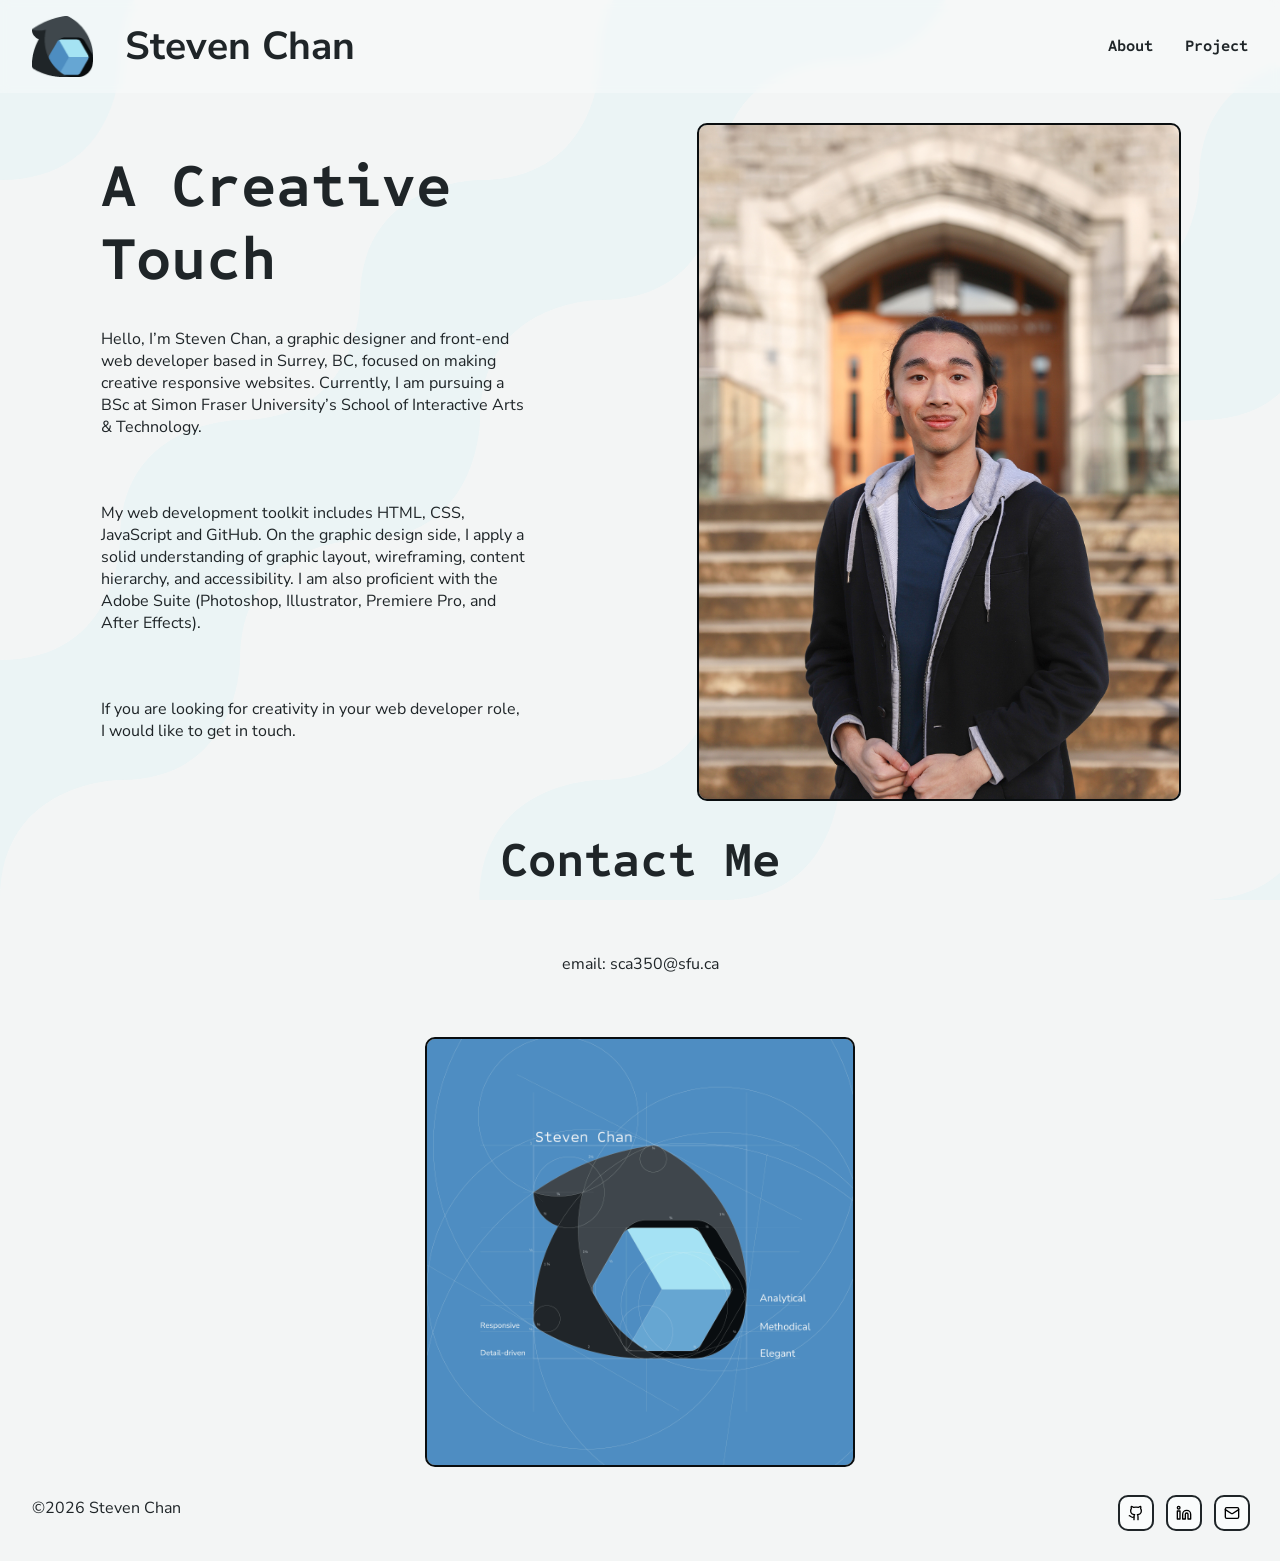
<file: about.html>
<!DOCTYPE html>
<html lang="en">
<head>
    <meta charset="UTF-8">
    <meta name="viewport" content="width=device-width, initial-scale=1.0">

    <title>About</title>
    <!-- added banding to favicon https://www.w3schools.com/html/html_favicon.asp-->
    <link rel="icon" type="image/x-icon" href="favicon.ico">

    <!-- linking to google fonts: code generated using https://fonts.google.com/selection/embed -->
    <link rel="preconnect" href="https://fonts.googleapis.com">
    <link rel="preconnect" href="https://fonts.gstatic.com" crossorigin>
    <link href="https://fonts.googleapis.com/css2?family=Nunito+Sans:ital,opsz,wght@0,6..12,200..1000;1,6..12,200..1000&family=Sometype+Mono:ital,wght@0,400..700;1,400..700&display=swap" rel="stylesheet">

    <link rel="stylesheet" href="css/main.css">
    <link rel="stylesheet" href="css/about.css">
</head>

<body>

    <header class="sticky top-header">
        <div class="container top-container">
            <a href="index.html" class="top-branding">
                <img class="top-logo" src="img/steven_chan_logo.webp" alt="go to homepage" width="250" height="250">
                <p class="top-name">Steven Chan</p>
            </a>
            <nav class="top-nav">
                <ul>
                    <li><a href="about.html">About</a></li>
                    <li><a href="quebecCarnival.html">Project</a></li>
                </ul>
            </nav>
        </div>
    </header>

    <main>
        <section class="container about">
            <div class="about-text">
                <h1>A Creative Touch</h1>
                <p>
                    Hello, I’m Steven Chan, a graphic designer and front-end web developer based in Surrey, BC, focused on making creative responsive websites. Currently, I am pursuing a BSc at Simon Fraser University’s School of Interactive Arts & Technology. 
                </p>
                <p>
                    My web development toolkit includes HTML, CSS, JavaScript and GitHub. On the graphic design side, I apply a solid understanding of graphic layout, wireframing, content hierarchy, and accessibility. I am also proficient with the Adobe Suite (Photoshop, Illustrator, Premiere Pro, and After Effects).
                </p>    
                <p>
                    If you are looking for creativity in your web developer role, I would like to get in touch.
                </p>
            </div>
            <img src="img/steven_chan_photo_at_UBC.jpg" alt="photo of Steven Chan at UBC SFU ALEASAT photo day" width="1346" height="1891">
        </section>

        <section class="container contact">
            <h2>Contact Me</h2>
            <p>email: sca350@sfu.ca</p>
            <img src="img/the_logo_blueprint.jpg" alt="a stylized blueprint of Steven's logo and ethos" width="2000" height="2000">
        </section>
    </main>

    <footer>
        <div class="container low-container">
            <p>©2026 Steven Chan</p>
            <ul class="low-contact">
                <li>
                    <a class="icon-link" href="https://github.com/ColdCloak">
                        <img class="icon" src="img/icon/github.svg" alt="github" width="16" height="16">
                    </a>
                </li>
                <li>
                    <a class="icon-link" href="https://www.linkedin.com/in/stevenchandesign/">
                        <img class="icon" src="img/icon/linkedin.svg" alt="linkedin" width="16" height="16">
                    </a>
                </li>
                <li>
                    <!-- how to href email https://www.w3schools.com/tags/tryit.asp?filename=tryhtml_link_mailto -->
                    <a class="icon-link" href="mailto:sca350@sfu.ca">
                        <img class="icon" src="img/icon/mail.svg" alt="email" width="16" height="16">
                    </a>
                </li>
            </ul>
        </div>
    </footer>

</body>

</html>
</file>
<file: css/main.css>
* {
    margin: 0;
    padding: 0;
    box-sizing: border-box;
}

/* CSS Variables Tutorial https://www.youtube.com/watch?v=5wLrz_zUwoU */
:root {
    --clr-border: #090D0F; /* 9 13 15 */
    --clr-text: #1F2528; /* 31 37 40 */
    --clr-cloak-light: #3F474C; /* 63 71 76 */
    --clr-background-dark: #DCE2E6; /* 220 226 230 invert-cloak-dark*/
    --clr-text-fade-out: #E2EAEC; /* 226 234 236 background-shade*/
    --clr-background-wave: #EBF4F5; /* 235 244 245 */
    --clr-background-mid: #F3F5F5; /* 243 245 245 */
    --clr-background: #FAFCFC; /* 250 252 252 */
    --clr-background-transparent: rgba(250, 252, 252, 0.4); /* 250 252 252 */
    --clr-primary: #4D8DC1; /* 77 141 193 */
}

body {
    font-family: 'Lato', sans-serif;
    background-image: url("../img/snow_waves_bg.svg");
    position: static;
    /* https://www.w3schools.com/cssref/pr_background-image.php */
    background-attachment: fixed;
    background-repeat: no-repeat;
    background-size: cover;
    background-color: var(--clr-background-mid);
    min-height: 100vh;
    width: 100%;
}

.container {
    width: 100%;
    margin: 0 auto;
}


.sticky {
    /* https://www.w3schools.com/css/css_positioning.asp */
    position: sticky;
    
}

.icon {
    width: 1rem;
    height: auto;
}

/* specific role classes*/
/* header (top) */
.top-header {
    top: 0;
    /* Blur elements behind the nav bar https://www.w3schools.com/cssref/css3_pr_backdrop-filter.php*/
    background-color: var(--clr-background-transparent);
    -webkit-backdrop-filter: blur(5px);
    backdrop-filter: blur(5px);
    z-index: 10;
}

.top-container {
    display: flex;
    justify-content: space-between;
    flex-wrap: wrap;
    width: 100%;
    padding: 1rem 2rem;
    gap: 0.5rem 2rem;
}

.top-branding {
    display: flex;
    align-items: center;
    flex-wrap: wrap;
    gap: 1rem 2rem;
}

.top-branding:hover, .top-branding:focus {
    transform: translateY(-0.125rem);
}

.top-branding:hover p, .top-branding:focus p{
    color: var(--clr-primary);
}

.top-branding:hover .top-logo, .top-branding:focus .top-logo{
    animation: hop 0.6s ease-out;
}

.top-nav {
    display: flex;
    width: fit-content;
    align-items: center;
}

.top-nav ul {
    display: flex;
    align-items: center;
    flex-wrap: wrap;
    gap: 2rem;
    padding: 1rem 0;
    list-style-type: none;
}

.top-logo{
    width: 3.812rem;
    height: auto;
    transition: transform 0.3s ease;
}

/* Animation CSS documentation: https://www.w3schools.com/cssref/atrule_keyframes.php*/
@keyframes hop {
    0%   { transform: translateY(0); }
    30%  { transform: translateY(-0.8rem); }
    50%  { transform: translateY(0); }
    65%  { transform: translateY(-0.5rem); }
    80%  { transform: translateY(0); }
    90%  { transform: translateY(-0.25rem); }
    100% { transform: translateY(0); }
  }

.top-name {
    font-size: 2.438rem;
}

/* main */

/* footer (low) */
.low-container {
    display: flex;
    flex-direction: row;
    justify-content: space-between;
    flex-wrap: wrap-reverse;
    width: 100%;
    padding: 2rem 2rem;
    gap: 2rem 2rem;
}

.low-contact {
    list-style-type: none;
    display: flex;
    flex-wrap: wrap;
    gap: 1rem;
}

.icon-link {
    display: inline-flex;
    padding: 0.5rem;
    /* outlines https://www.w3schools.com/css/css_outline.asp*/
    outline-width: 0.125rem;
    outline-color: var(--clr-text);
    outline-style: solid;
    background-color: var(--clr-background);
    border-radius: 0.5rem;
    transition: all 0.3s ease;
}

.icon-link:hover, .icon-link:focus{
    outline-color: var(--clr-primary);
    transform: translateY(-0.125rem);
}

.icon-link:hover img, .icon-link:focus img{
    filter: invert(50%) sepia(6%) saturate(3541%) hue-rotate(165deg) brightness(101%) contrast(90%);
}
/* Font usage */

h1, h2, h3, h4, h5, h6, a{
    font-family: 'Sometype Mono';
    color: var(--clr-text);
}

/* Text element size */
h1 {
    font-size: 3.812rem;
}

h2 {
    font-size: 3.062rem;
}

h3 {
    font-size: 2.438rem;
}

h4 {
    font-size: 1.938rem;
}

h5 {
    font-size: 1.562rem;
}

h6 {
    font-size: 1.250rem;
}

a {
    font-weight: bold;
    transition: all 0.3s ease;
    text-decoration: none;
}

a:hover, a:focus {
    color: var(--clr-primary);
    transform: translateY(-0.125rem);
}

p, ul, li {
    font-family: 'Nunito Sans';
    color: var(--clr-text);
}

ul {
    padding-left: 2rem;
}

li::marker{
    color: var(--clr-primary);
}

/* Header Breaks */

@media (width < 28.75rem) {
    .top-header{
        position: static;
    }

    .top-branding {
        justify-content: center;
        text-align: center;
        width: 100%;
    }

    .top-name {
        padding: 0;
        font-size: 1.625rem;
    }

    .top-nav{
        width: 100%;
    }

    .top-nav ul {
        width: 100%;
        justify-content:space-around;
    }
}

/* When below a number of rem, reduce text to major second*/
@media (width < 28.75rem) or (height < 35rem) {
    h1 {
        font-size: 2rem;
    }
    
    h2 {
        font-size: 1.812rem;
    }
    
    h3 {
        font-size: 1.625rem;
    }
    
    h4 {
        font-size: 1.438rem;
    }
    
    h5 {
        font-size: 1.250rem;
    }

    h6 {
        font-size: 1.125rem;
    }

    .sticky {
        /* https://www.w3schools.com/css/css_positioning.asp */
        position: static;
        
    }
}
</file>
<file: css/about.css>
.about {
    display: flex;
    padding: 2rem 2rem;
    flex-direction: row;
    justify-content: space-around;
    align-items: center;
    gap: 2rem;
    flex-wrap: wrap-reverse;
}

.about img {
    width: 30%;
    height: auto;
    border-radius: 0.5rem;
    display: inline-block;
    outline-width: 0.125rem;
    outline-color: var(--clr-border);
    outline-style: solid;
    min-width: 30rem;
}

.about-text {
    display: flex;
    flex-direction: column;
    justify-content: center;
    min-width: 24rem;
    max-width: 33.33vw;
    height: calc(80vh - 6.075rem);
}

.about-text p {
    margin: 2rem 0;
}

.contact {
    display: flex;
    padding: 0 2rem;
    flex-direction: column;
    justify-content: center;
    align-items: center;
    gap: 2rem;
}

.contact p {
    max-width: 24rem;
    padding: 2rem
}

.contact img {
    width: 35%;
    height: auto;
    border-radius: 0.5rem;
    display: inline-block;
    outline-width: 0.125rem;
    outline-color: var(--clr-border);
    outline-style: solid;
}

@media (width < 55rem) {
    .about-text {
        height: fit-content;
    }
    .about img {
        width: 70%;
        height: auto;
        min-width:unset;
    }
    .contact img {
        width: 60%;
    }
}

@media (width < 28.75rem) {

    .about img {
        width: 95%;
        height: auto;
        min-width:unset;
    }

    .about-text{
        max-width: 95%;
        min-width: unset;
        margin: 2rem 0 0 0;
    }
    .contact img {
        width: 90%;
    }
}
</file>
